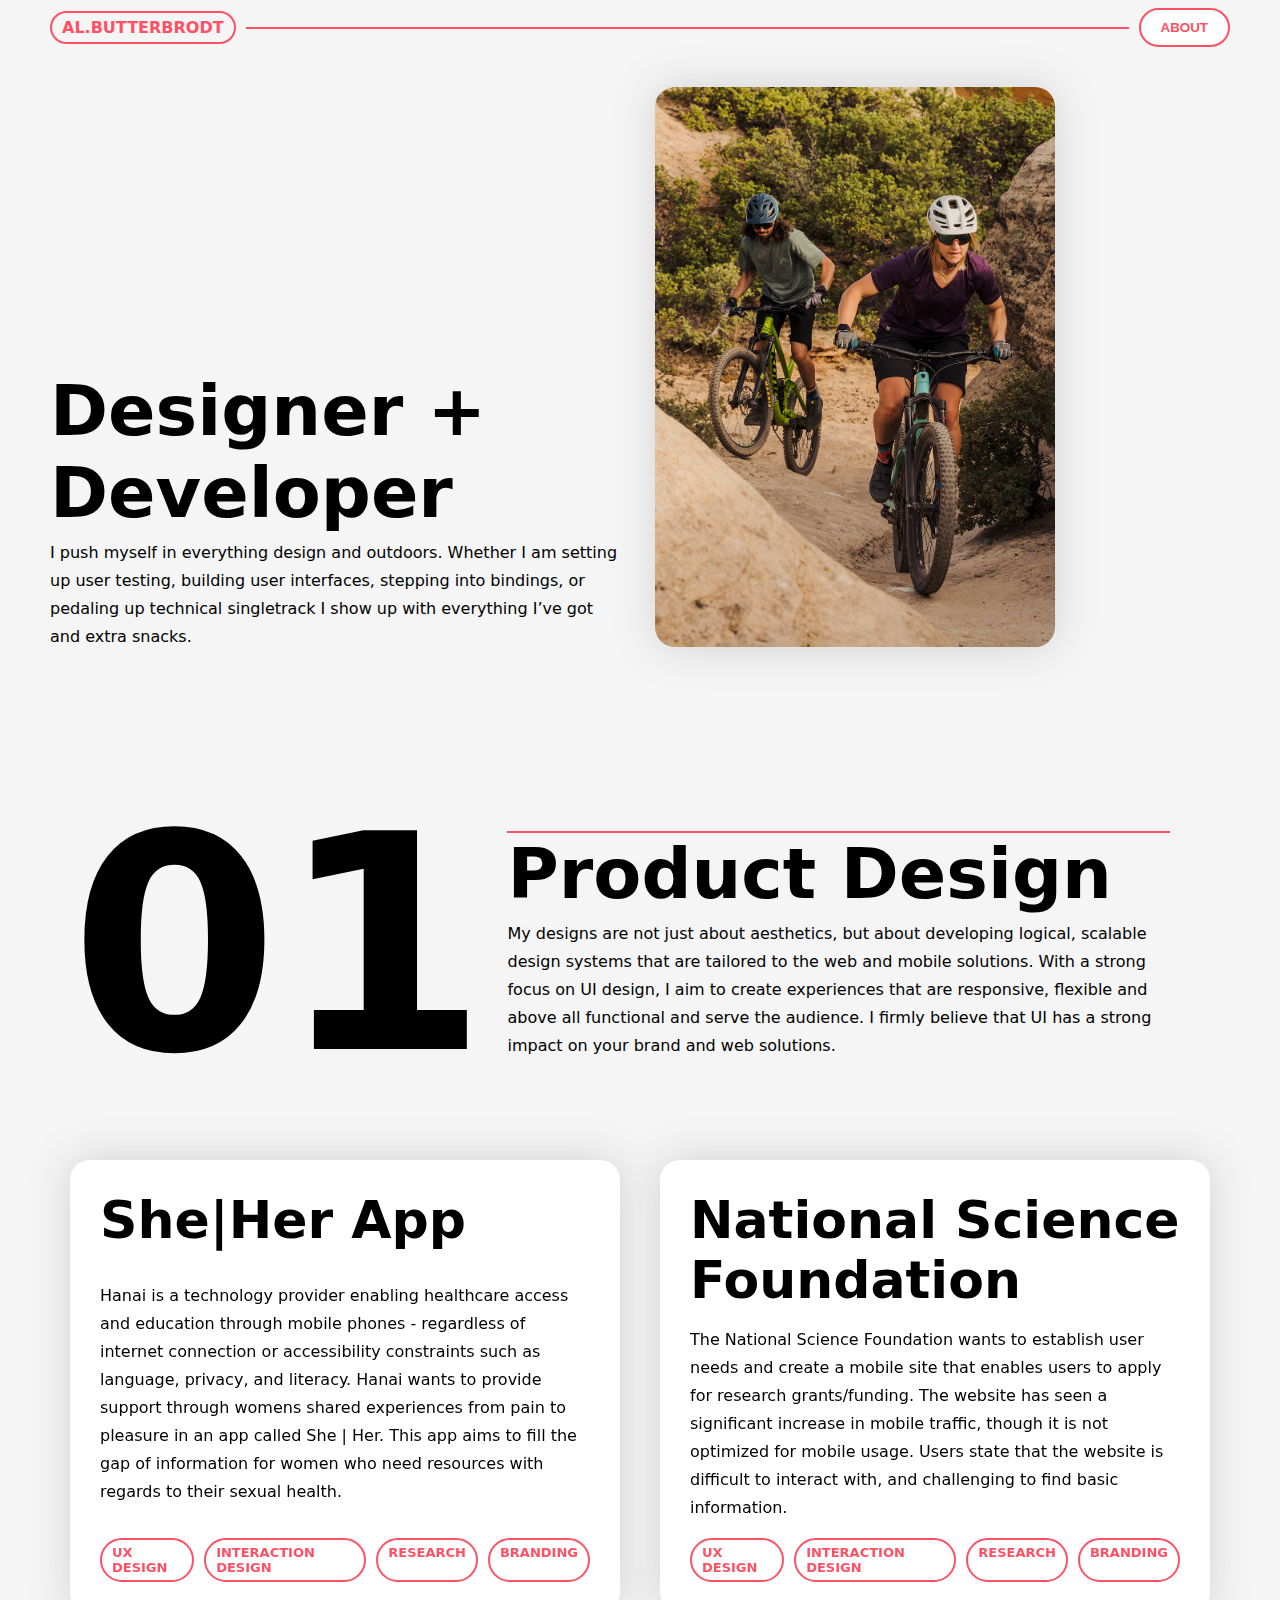
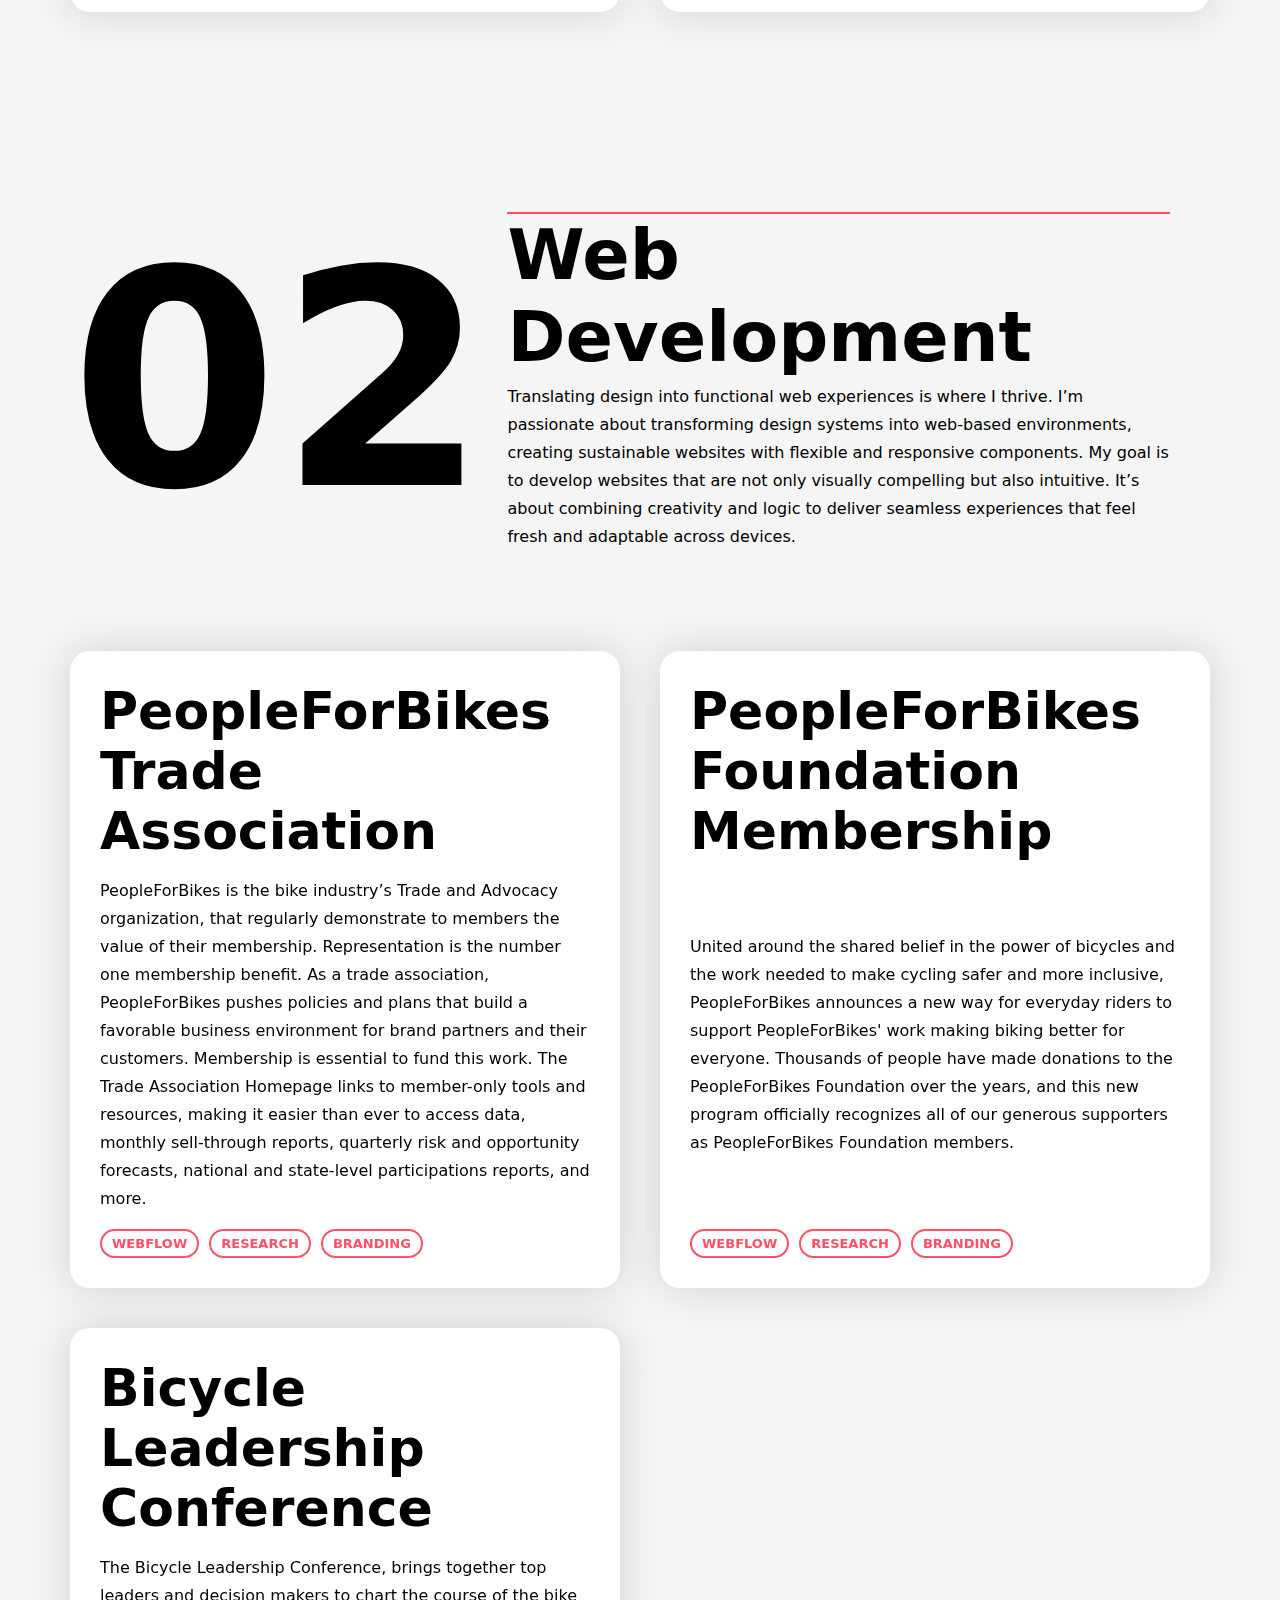
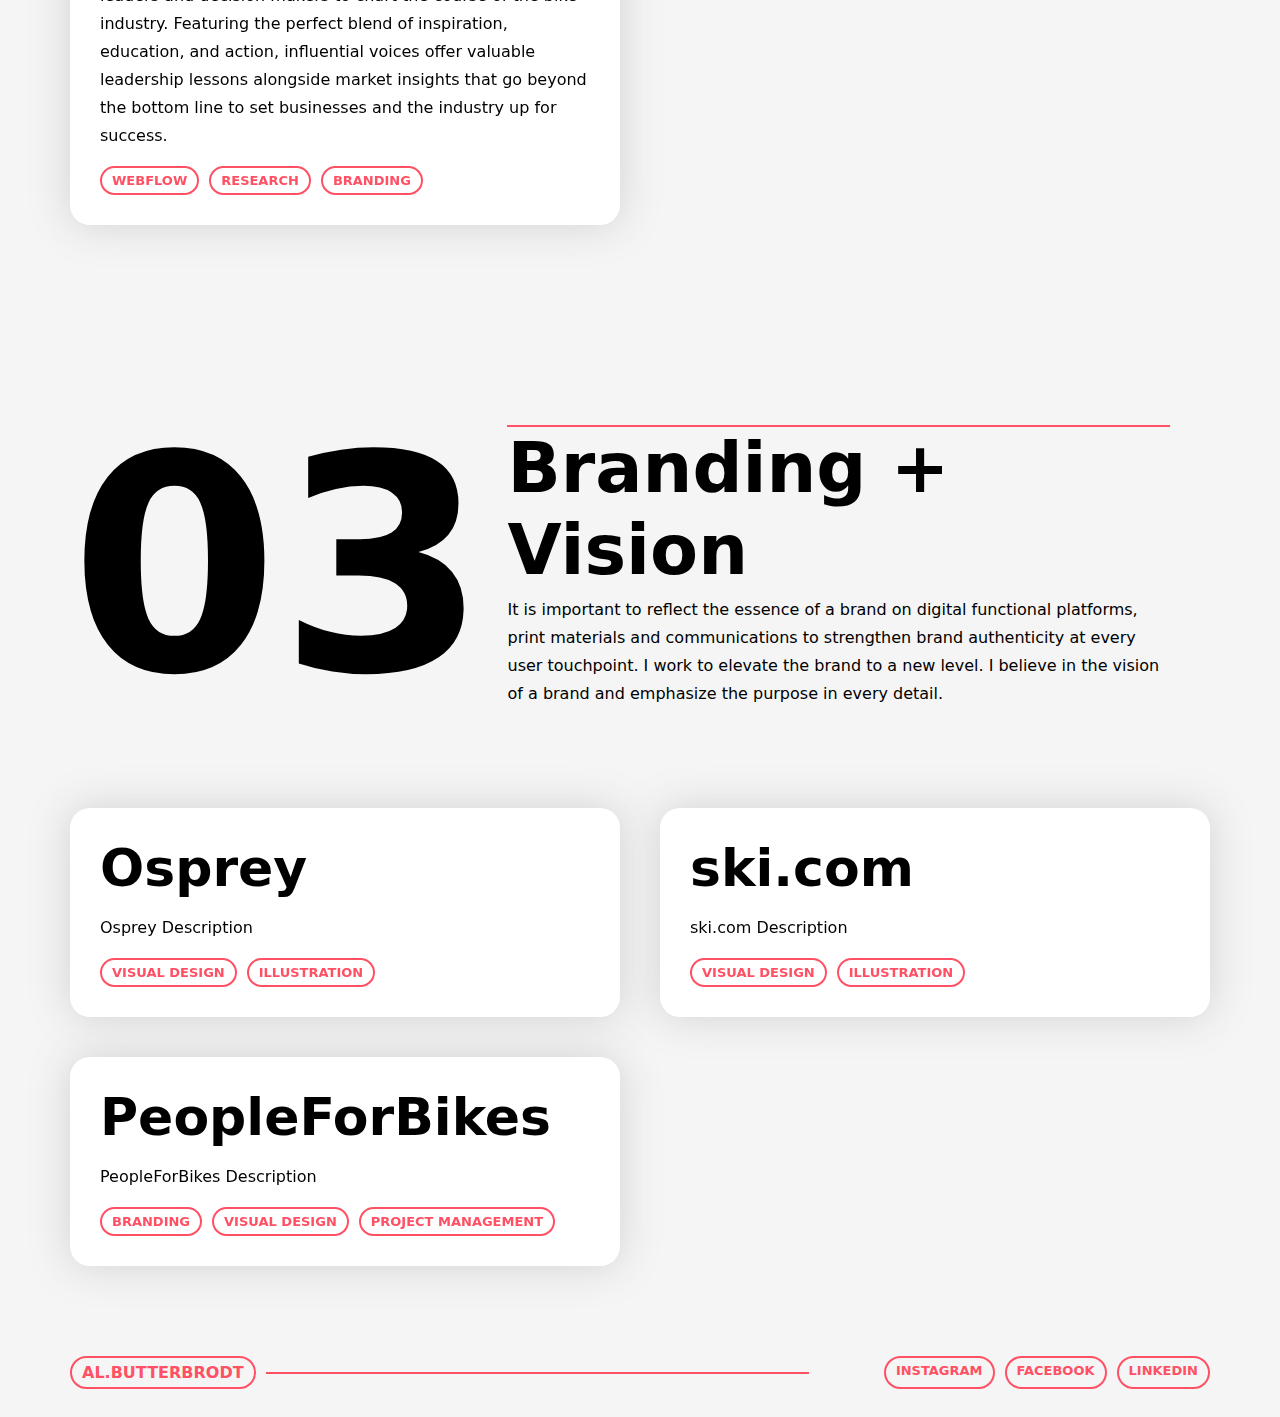
<file: index.html>
<!DOCTYPE html>
<html lang="en">
<head>
  <meta charset="UTF-8">
  <title>External</title>
  <link rel="stylesheet" href="./style.css" />
</head>

<body>


<!-- Title Section -->
<div class="hero"> 
    <div class="hero-container">
        <div class="name-container">
            <div class="name">AL.BUTTERBRODT</div>
            <hr />
            <a href="./about.html"><button>About</button></a>
        </div>
    <div class="profile-container">
        <div>
            <div class="title">Designer + Developer</div>
             <div class="description">I push myself in everything design and outdoors. Whether I am setting up user testing, building 
            user interfaces, stepping into bindings, or pedaling up technical singletrack I show up with 
            everything I’ve got and extra snacks.
            </div>
        </div>
        <div class="index-profile"><img src="./Images/Profile.jpg" /></div>
    </div>
   </div>
   
</div>



 <!-- Product Design Section -->

<div class="section-block">
    <div class="number-title">01</div>
    <div class="title-description">
        <hr/>
        <div class="title">Product Design</div>
        <div class="description">My designs are not just about aesthetics, 
            but about developing logical, scalable design systems that are tailored 
            to the web and mobile solutions. With a strong focus on UI design, I aim 
            to create experiences that are responsive, flexible and above all 
            functional and serve the audience. I firmly believe that UI has a strong 
            impact on your brand and web solutions.
        </div>
    </div>
    </div>

    <div class="project-grid">
    <div class="project-block">
        <h5>She|Her App</h5>
        <p class="project-description">Hanai is a technology provider enabling healthcare 
            access and education through mobile phones  - regardless of internet connection 
            or accessibility constraints such as language, privacy, and literacy. Hanai wants 
            to provide support through womens shared experiences from pain to pleasure in an 
            app called She | Her. This app aims to fill the gap of information for women who 
            need resources with regards to their sexual health.
        </p>
        <div class="project-type">
                <div class="type main">UX Design</div>
                <div class="type two">Interaction Design</div>
                <div class="type three">Research</div>
                <div class="type four">Branding</div>
        </div>
    </div>

    <div class="project-block">
        <h5>National Science Foundation</h5>
        <p class="project-description">The National Science Foundation wants to establish 
            user needs and create a mobile site that enables users to apply for research 
            grants/funding. The website has seen a significant increase in mobile traffic, 
            though it is not optimized for mobile usage. Users state that the website is 
            difficult to interact with, and challenging to find basic information.
        </p>
        <div class="project-type">
            <div class="type main">UX Design</div>
            <div class="type two">Interaction Design</div>
            <div class="type three">Research</div>
            <div class="type four">Branding</div>
        </div>
    </div>
    </div>
  </div>

   <!-- Web Development -->

    <div class="section-block">
    <div class="number-title">02</div>
    <div class="title-description">
        <hr/>
        <div class="title">Web Development</div>
        <div class="description">Translating design into functional web experiences 
            is where I thrive. I’m passionate about transforming design systems into web-based 
            environments, creating sustainable websites with flexible and responsive components. 
            My goal is to develop websites that are not only visually compelling but also intuitive. 
            It’s about combining creativity and logic to deliver seamless experiences that feel fresh 
            and adaptable across devices.
        </div>
    </div>
    </div>
    
    <div class="project-grid">
    <div class="project-block">
        <h5>PeopleForBikes Trade Association</h5>
        <p class="project-description">PeopleForBikes is the bike industry’s Trade and Advocacy 
            organization, that regularly demonstrate to members the value of their membership. 
            Representation is the number one membership benefit. As a trade association, 
            PeopleForBikes pushes policies and plans that build a favorable business environment 
            for brand partners and their customers. Membership is essential to fund this work. 
            The Trade Association Homepage links to member-only tools and resources, making it 
            easier than ever to access data, monthly sell-through reports, quarterly risk and 
            opportunity forecasts, national and state-level participations reports, and more.
        </p>
        <div class="project-type">
            <div class="type main">Webflow</div>
            <div class="type two">Research</div>
            <div class="type three">Branding</div>
        </div>
    </div>

    <div class="project-block">
        <h5>PeopleForBikes Foundation Membership</h5>
        <p class="project-description">United around the shared belief in the power of bicycles 
            and the work needed to make cycling safer and more inclusive, PeopleForBikes announces 
            a new way for everyday riders to support PeopleForBikes' work making biking better for 
            everyone. Thousands of people have made donations to the PeopleForBikes Foundation over 
            the years, and this new program officially recognizes all of our generous supporters 
            as PeopleForBikes Foundation members.
        </p>
        <div class="project-type">
            <div class="type main">Webflow</div>
            <div class="type two">Research</div>
            <div class="type three">Branding</div>
        </div>
    </div>

    <div class="project-block">
        <h5>Bicycle Leadership Conference</h5>
        <p class="project-description">The Bicycle Leadership Conference, brings together top leaders 
            and decision makers to chart the course of the bike industry. Featuring the perfect blend 
            of inspiration, education, and action, influential voices offer valuable leadership lessons 
            alongside market insights that go beyond the bottom line to set businesses and the industry 
            up for success.
        </p>
        <div class="project-type">
            <div class="type main">Webflow</div>
            <div class="type two">Research</div>
            <div class="type three">Branding</div>
        </div>
    </div>
    </div>
  </div>


   <!-- Branding + Vision  -->

   <div class="section-block">
    <div class="number-title">03</div>
    <div class="title-description">
        <hr/>
        <div class="title">Branding + Vision</div>
        <div class="description">It is important to reflect the essence of a brand on digital 
            functional platforms, print materials and communications to strengthen brand authenticity at 
            every user touchpoint. I work to elevate the brand to a new level. I believe in the vision 
            of a brand and emphasize the purpose in every detail.
        </div>
    </div>
    </div>

    <div class="project-grid">
    <div class="project-block">
        <h5>Osprey</h5>
        <p class="project-description">Osprey Description
        </p>
        <div class="project-type">
            <div class="type main">Visual Design</div>
            <div class="type two">Illustration</div>
        </div>
    </div>

    <div class="project-block">
        <h5>ski.com</h5>
        <p class="project-description">ski.com Description
        </p>
        <div class="project-type">
            <div class="type main">Visual Design</div>
            <div class="type two">Illustration</div>
        </div>
    </div>

    <div class="project-block">
        <h5>PeopleForBikes</h5>
        <p class="project-description">PeopleForBikes Description
        </p>
        <div class="project-type">
            <div class="type main">Branding</div>
            <div class="type two">Visual Design</div>
            <div class="type three">Project Management</div>
        </div>
    </div>
    </div>
  </div>

<!-- Footer  -->

  <div class="footer">
    <div class="name-container">
        <div class="name">AL.BUTTERBRODT</div>
        <hr />
    </div>
    <div class="type main">instagram</div>
    <div class="type two">facebook</div>
    <div class="type three">linkedin</div>
  </div>

</body>
</html>
</file>
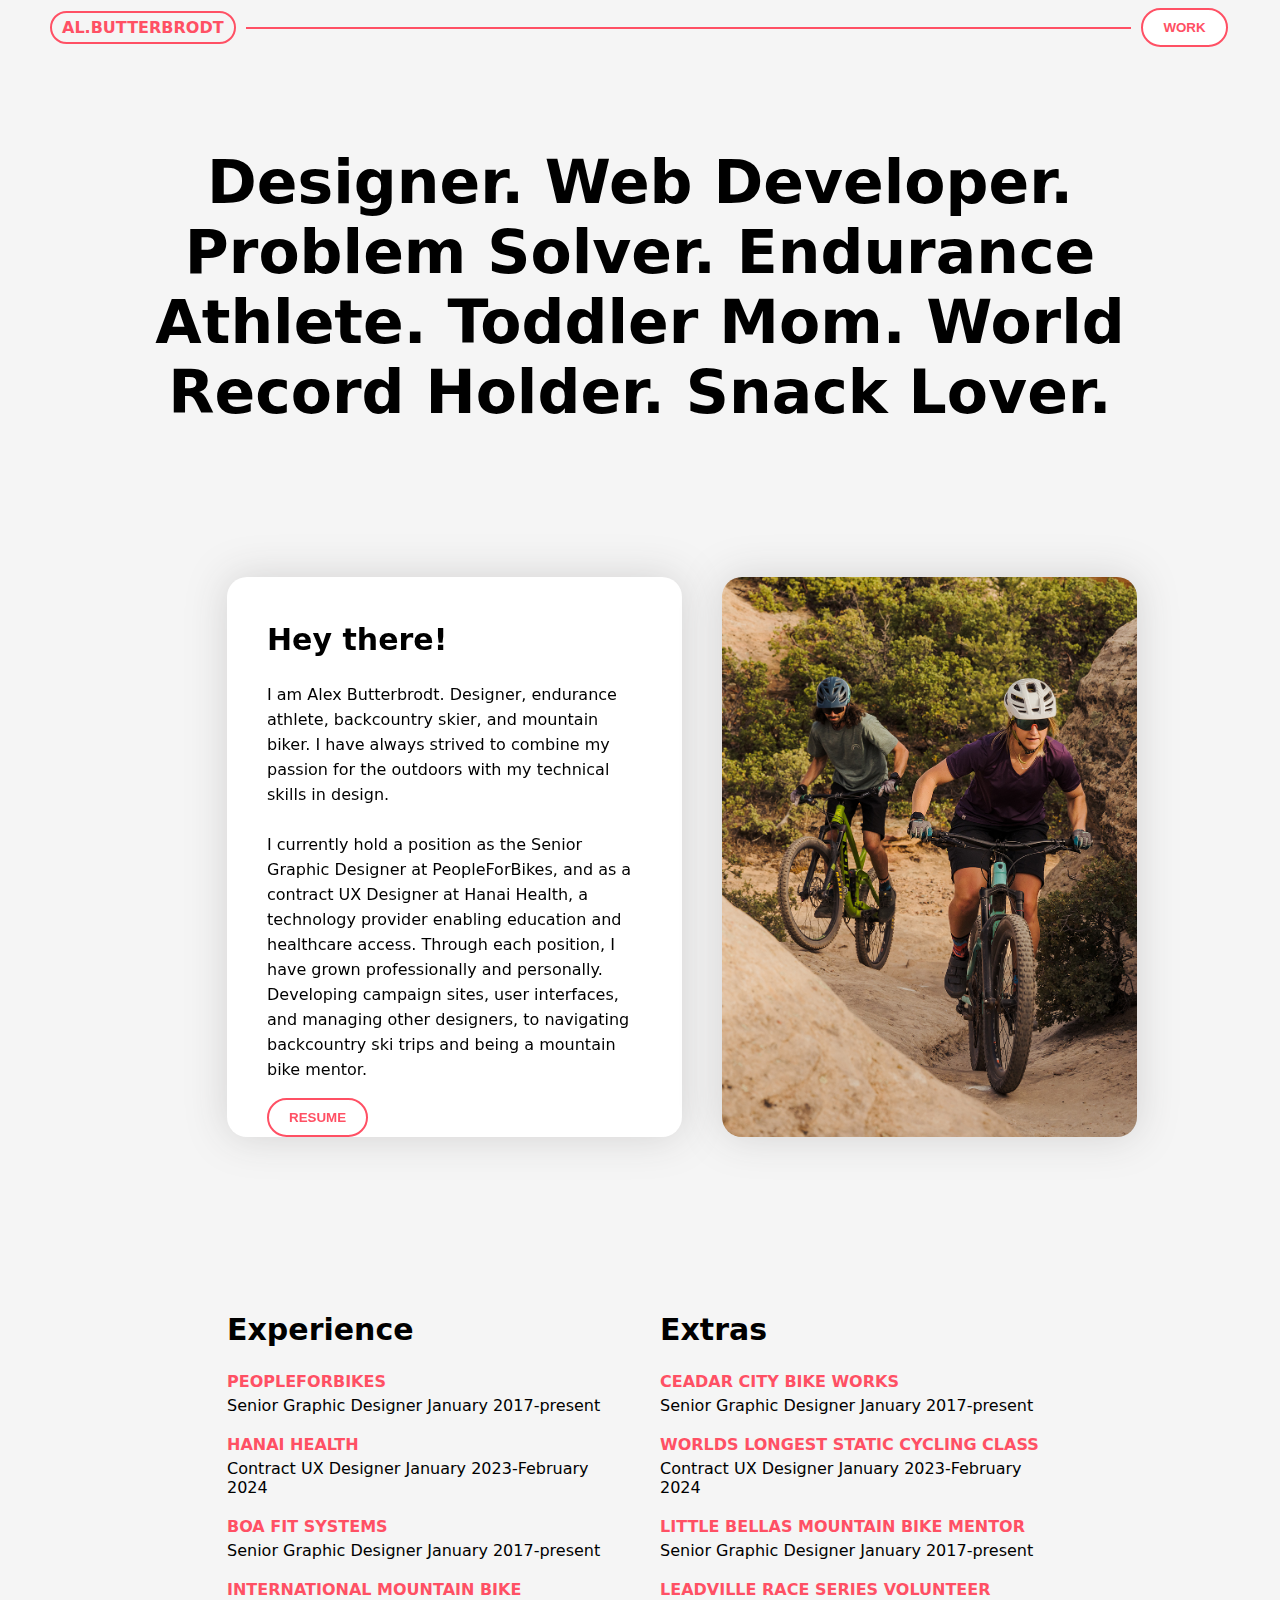
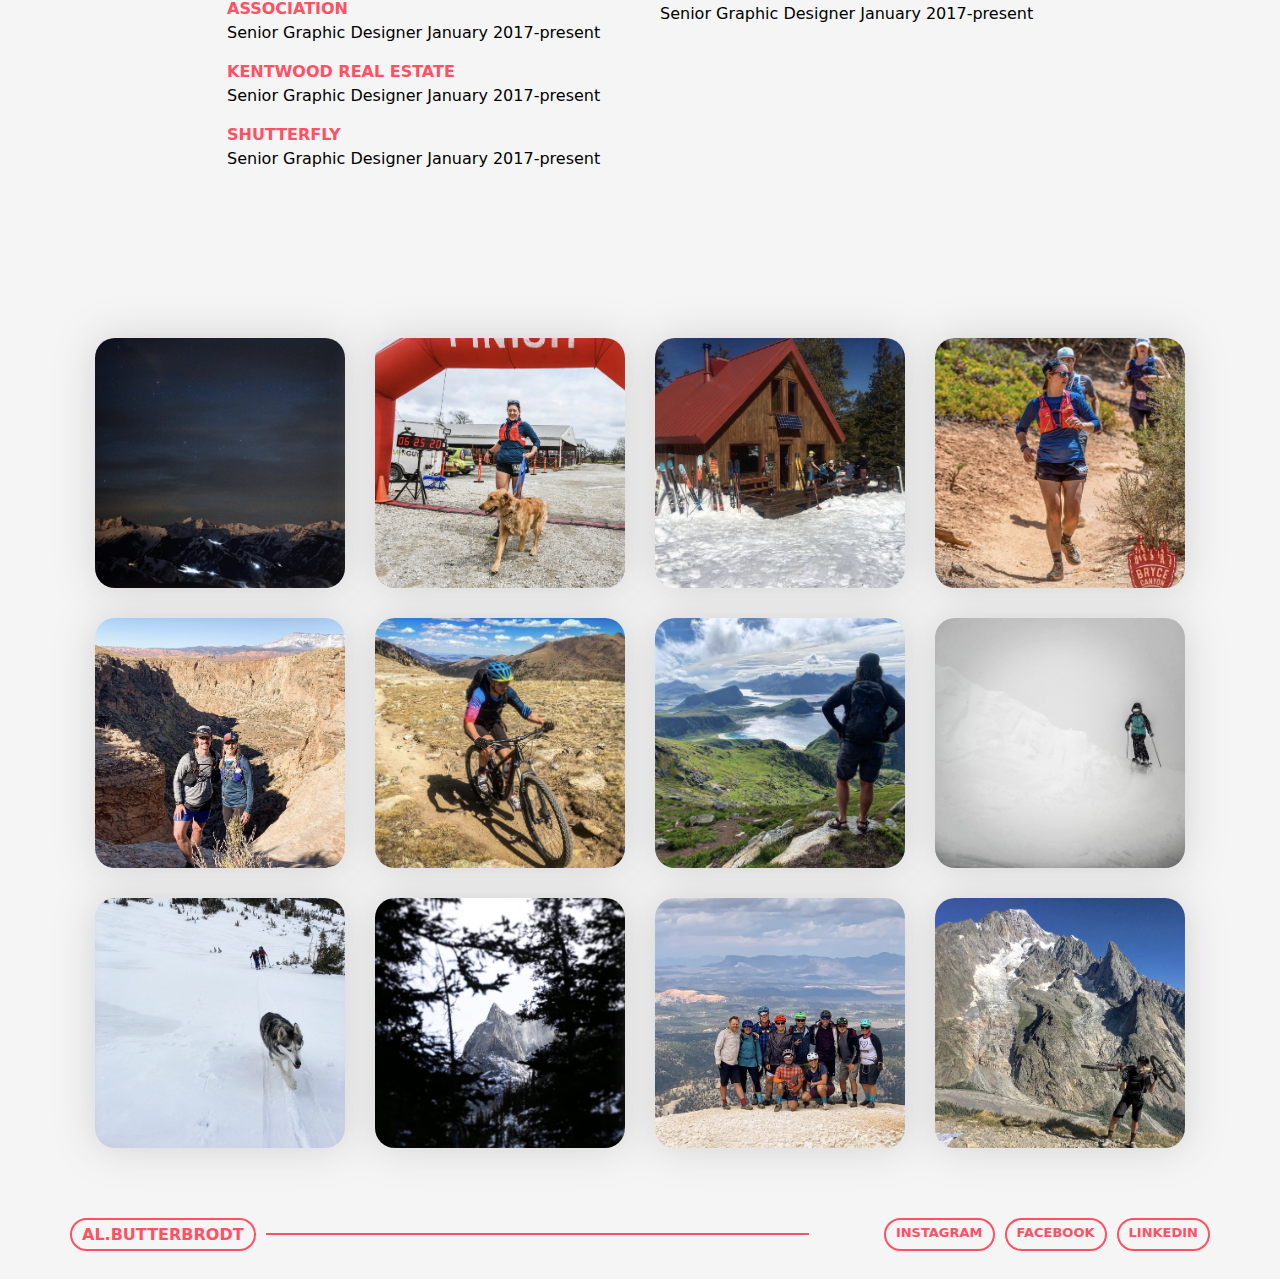
<file: about.html>
<!DOCTYPE html>
<html lang="en">
<head>
  <meta charset="UTF-8">
  <title>External</title>
  <link rel="stylesheet" href="./style.css" />
</head>

<body>
<!-- Title Section -->
<div class="hero"> 
    <div class="hero-container">
        <div class="name-container">
            <div class="name">AL.BUTTERBRODT</div>
            <hr />
            <a href="./index.html"><button>Work</button></a>
        </div>
    </div>
</div>

<div class="about-header">
    <div> Designer. Web Developer. Problem Solver. Endurance Athlete. Toddler Mom. 
        World Record Holder. Snack Lover.
    </div>
</div>

<div class="about-grid">
    <div class="about-copy">
        <h2>Hey there!</h2>
        <p> I am Alex Butterbrodt. Designer, endurance athlete, backcountry skier, and 
            mountain biker. I have always strived to combine my passion for the outdoors 
            with my technical skills in design. 
            <br />
            <br />
            I currently hold a position as the Senior Graphic Designer at PeopleForBikes, 
            and as a contract UX Designer at Hanai Health, a technology provider enabling
            education and healthcare access. Through each position, I have grown 
            professionally and personally. Developing campaign sites, user interfaces, and 
            managing other designers, to navigating backcountry ski trips and being a 
            mountain bike mentor.
        </p>
        <button>resume</button>
    </div>

    <div class="profile-image">
        <img src="./Images/Profile.jpg" alt="mountain biking"/>
    </div>
</div>


<div class="about-list">
    <div class="experience">
        <h2>Experience</h2>
        <div class="label">PeopleForBikes</div>
        <div class="info">Senior Graphic Designer January 2017-present</div>
        <div class="label">Hanai Health</div>
        <div class="info">Contract UX Designer January 2023-February 2024</div>
        <div class="label">BOA Fit Systems</div>
        <div class="info">Senior Graphic Designer January 2017-present</div>
        <div class="label">International Mountain Bike Association</div>
        <div class="info">Senior Graphic Designer January 2017-present</div>
        <div class="label">Kentwood Real Estate</div>
        <div class="info">Senior Graphic Designer January 2017-present</div>
        <div class="label">Shutterfly</div>
        <div class="info">Senior Graphic Designer January 2017-present</div>
    </div>

    <div class="experience">
        <h2>Extras</h2>
        <div class="label">ceadar city bike works</div>
        <div class="info">Senior Graphic Designer January 2017-present</div>
        <div class="label">worlds longest static cycling class</div>
        <div class="info">Contract UX Designer January 2023-February 2024</div>
        <div class="label">little bellas mountain bike mentor</div>
        <div class="info">Senior Graphic Designer January 2017-present</div>
        <div class="label">leadville race series volunteer</div>
        <div class="info">Senior Graphic Designer January 2017-present</div>
    </div>
</div>

<div class="image-grid">
    <div class="about-image"><img src="./Images/63b637541d0ff978a4c863e5_Screenshot 2023-01-04 at 6.26.31 PM.png" /></div>
    <div class="about-image"><img src="./Images/63b637545d78723e5a4b919b_Screenshot 2023-01-04 at 6.24.20 PM.png" /></div>
    <div class="about-image"><img src="./Images/63b63755aaac5820d8d3aa21_Screenshot 2023-01-04 at 6.25.36 PM.png" /></div>
    <div class="about-image"><img src="./Images/63b63755e56698f23e1a25a0_Screenshot 2023-01-04 at 6.23.40 PM.png" /></div>
    <div class="about-image"><img src="./Images/63b637564ef17b9bc3b51347_Screenshot 2023-01-04 at 6.22.44 PM.png" /></div>
    <div class="about-image"><img src="./Images/63b63756e1719b00026f62a3_Screenshot 2023-01-04 at 6.25.03 PM.png" /></div>
    <div class="about-image"><img src="./Images/63b63756e5669867e81a261a_Screenshot 2023-01-04 at 6.21.27 PM.png" /></div>
    <div class="about-image"><img src="./Images/63c725cf4e03658242176828_Screenshot 2023-01-17 at 3.47.15 PM-p-1080.png" /></div>
    <div class="about-image"><img src="./Images/63c72715b008f42c1140fdda_Screenshot 2023-01-17 at 3.51.44 PM.png" /></div>
    <div class="about-image"><img src="./Images/63c72715cad69e48725b9bcf_Screenshot 2023-01-17 at 3.45.38 PM.png" /></div>
    <div class="about-image"><img src="./Images/63c727163b2c7542e45cac29_Screenshot 2023-01-17 at 3.44.49 PM.png" /></div>
    <div class="about-image"><img src="./Images/63c72716e019b3c8cacf72a5_Screenshot 2023-01-17 at 3.47.50 PM.png" /></div>
</div>

<!-- Footer  -->

<div class="footer">
    <div class="name-container">
        <div class="name">AL.BUTTERBRODT</div>
        <hr />
    </div>
    <div class="type main">instagram</div>
    <div class="type two">facebook</div>
    <div class="type three">linkedin</div>
  </div>
  
</body>

</html>
</file>
<file: style.css>
body{
    background-color: whitesmoke;
    margin-left: 50px;
    margin-right: 50px;
    font-family: system-ui, -apple-system, BlinkMacSystemFont, 'Segoe UI', Roboto, Oxygen, Ubuntu, Cantarell, 'Open Sans', 'Helvetica Neue', sans-serif;
}

.name-container{
    display: grid;
    grid-template-columns: 1fr 10fr 1fr;
    gap: 10px;
    align-items: center;
}

.name{
    color: rgb(255, 80, 100);
    font-weight: 600;
    text-transform: uppercase;
    border: 2px solid rgb(255, 80, 100);
    border-radius: 50px;
    padding-left: 10px;
    padding-right: 10px;
    padding-top: 5px;
    padding-bottom: 5px;
    font-size:medium;
}

.hero{
    display: flex;
    gap: 20px;
    justify-content: left;
    align-items: flex-end;
}

.profile-container{
    display: grid;
    grid-template-columns: 1fr 1fr;
    align-items: end;
    justify-content: center;
    gap: 30px;
    margin-top: 40px;
}

.index-profile{
    width: 400px;
}

.cover{
    display: none;
    width: 500px;
    height: 500px;
    border-radius: 20px;
    object-fit: cover;
    object-position: 25% 67%;
    filter: drop-shadow(0px 0px 20px rgb(210, 209, 209));
    margin: 0px;
}

.section-block{
    display: flex;
    justify-content: center;
    align-items: center;
    gap: 20px;
    margin: 180px 60px 80px 20px;
}

.number-title{
    font-size: 300px;
    font-weight: 800;
    margin: 0px;
    line-height: 0px;
}

hr{
    border: 1px solid rgb(255, 80, 100);
    margin: 0px;  
}

.title{
    font-size: 70px;
    font-weight: 700;
}

.description{
    line-height: 1.75rem;
    font-size: 16px;
    padding-top: 5px;
}

.project-grid{
    display: grid;
    grid-template-columns: 1fr 1fr;
}

.project-block{
    display: flex;
    flex-direction: column;
    justify-content: space-between;
    background-color: white;
    filter: drop-shadow(0px 0px 20px rgb(210, 209, 209));
    border-radius: 20px;
    padding: 30px;
    margin: 20px;
}

h2{
    font-size: 30px;
}

h5{
    font-size: 52px;
    margin: 0px;
    line-height: auto;
}

.project-description{
    line-height: 1.75rem;
    font-size: 16px;
}

.project-type{
    display: flex;
    gap: 10px;
}

.type{
    font-family: system-ui, -apple-system, BlinkMacSystemFont, 'Segoe UI', Roboto, Oxygen, Ubuntu, Cantarell, 'Open Sans', 'Helvetica Neue', sans-serif;
    color: rgb(255, 80, 100);
    font-weight: 600;
    text-transform: uppercase;
    border: 2px solid rgb(255, 80, 100);
    border-radius: 50px;
    padding-left: 10px;
    padding-right: 10px;
    padding-top: 5px;
    padding-bottom: 5px;
    font-size: small;
}

.footer{
    display: flex;
    gap: 10px;
    padding: 20px;
    margin-top: 50px;
}

.about-header{
    font-size: 60px;
    font-weight: 700;
    text-align: center;
    max-width: 1100px;
    margin: 100px auto 0px auto;
}

.about-grid{
    display: grid;
    grid-template-columns: 1fr 1fr;
    gap: 40px;
    max-width: 70%;
    margin: 150px auto 150px auto;
    align-items: center;
}

img{
    object-fit: cover;
    height: 100%;
    width: 100%;
    border-radius: 20px;
    filter: drop-shadow(0px 0px 20px rgb(210, 209, 209));
}

.about-copy{
    border-radius: 20px;
    width: 375px;
    height: 500px;
    background-color: white;
    filter: drop-shadow(0px 0px 20px rgb(210, 209, 209));
    padding: 20px 40px 40px 40px;
}

.profile-image{
    width: 415px;
    height: 560px;
}

p{
    line-height: 25px;
}

button{
    border-radius: 50px;
    border: 2px solid rgb(255, 80, 100);
    text-transform: uppercase;
    color: rgb(255, 80, 100);
    background-color: white;
    font-weight: 600;
    padding: 10px 20px

}

.about-list{
    display: grid;
    grid-template-columns: 1fr 1fr;
    gap: 40px;
    max-width: 70%;
    margin: 150px auto 150px auto;

}

.label{
    font-weight: 800;
    color: rgb(255, 80, 100);
    margin-bottom: 5px;
    text-transform: uppercase;
}

.info{
    margin-bottom: 20px;
}

.image-grid{
    display: grid;
    grid-template-columns: 1fr 1fr 1fr 1fr;
    gap: 30px;
    max-width: 70%;
    justify-content: center;
    align-items: center;
    margin: auto;
}

.about-image{
    width: 250px;
    height: 250px;
    object-fit: cover;
}




@media (max-width: 1260px) {

    .section-block {
        display: flex;
        flex-direction: column;
        justify-content: left;
        align-items: start;
        gap: 150px;
        margin-top: 225px;
    }
    .project-type {
        display: flex;
        flex-direction: column;
        width: max-content
 } 
 .main{
    width: fit-content;
 }

 .two{
    width: fit-content;
 }

 .three{
    width: fit-content;
 }

 .four{
    width: fit-content;
 }

 .about-copy{
    width: 270px;
    height: 625px;
 }

 .profile-image{
    width: 320px;
    height: 675px;
 }



 @media (max-width: 900px) {
    .project-grid {
        display: block;
 } 

    .hero{
        display: block;
    }

    .cover{
        margin-top: 25px;
    }

    .footer{
        display: flex;
        flex-direction: column;
        gap: 10px;
        padding: 25px;
    }


 }



 @media (max-width: 580px) {
    .number-title {
        font-size: 150px;
 } 

 h5 {
    font-size: 36px;
 }

 .section-block {
    gap: 80px
 }

 }
}
</file>
